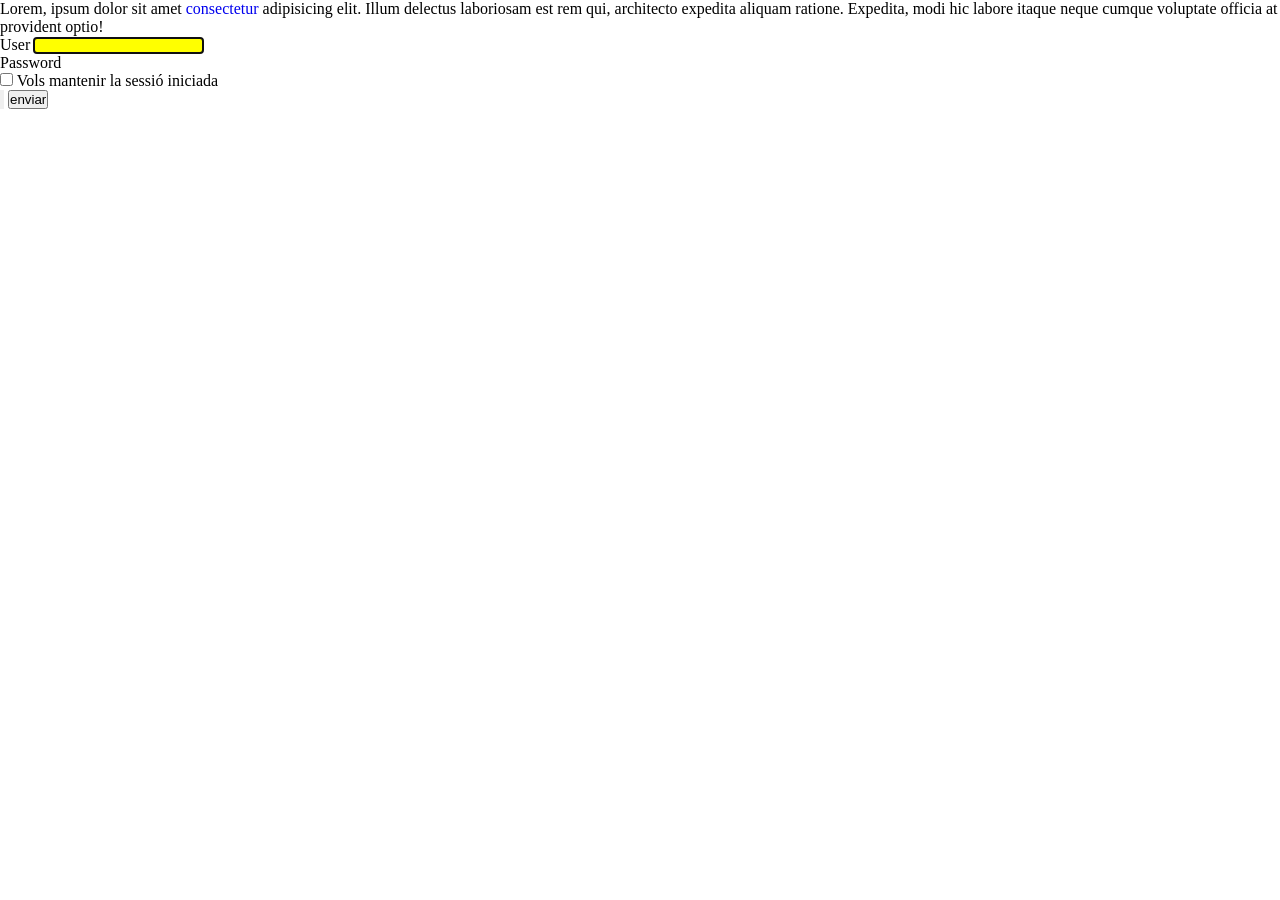
<file: CSS - PSEUDOCLASES/index.html>
<!DOCTYPE html>
<html>
<head>
    <meta charset="utf-8">
    <meta http-equiv="X-UA-Compatible" content="IE=edge">
    <title>Plantilla</title>
    <meta name="Óscar Sánchez Puerto" content="Web">
    <meta name="description" content="plantilla">
    <meta name="viewport" content="width=device-width, initial-scale=1">
    <link rel="icon" type="image/x-icon" href="#">
    <link rel="stylesheet" type="text/css" href="./estil.css">
</head>
<body>
    <p>Lorem, ipsum dolor sit amet <a href="/Horari_SMX1/index.html">consectetur</a> 
        adipisicing elit. Illum delectus laboriosam est rem qui, 
        architecto expedita aliquam ratione. Expedita, modi hic labore
        itaque neque cumque voluptate officia at provident optio!
    </p>
    <form action="#" method="post">
        <p>
            <label for="usr">User</label>
            <input type="text" id="usr" name="usuari" required autofocus>
        </p>
        <p>
            <label for="usr">Password</label>
            <input type="password" id="psw" name="contraseña" required autofocus>
        </p>
        <p>
            <label for="session">
                <input type="checkbox" id="chck" name="check" >
                Vols mantenir la sessió iniciada</label>
        </p>
        <input type="button">
        <button type="submit">enviar</button>
    </form>
</body>
</html>
</file>
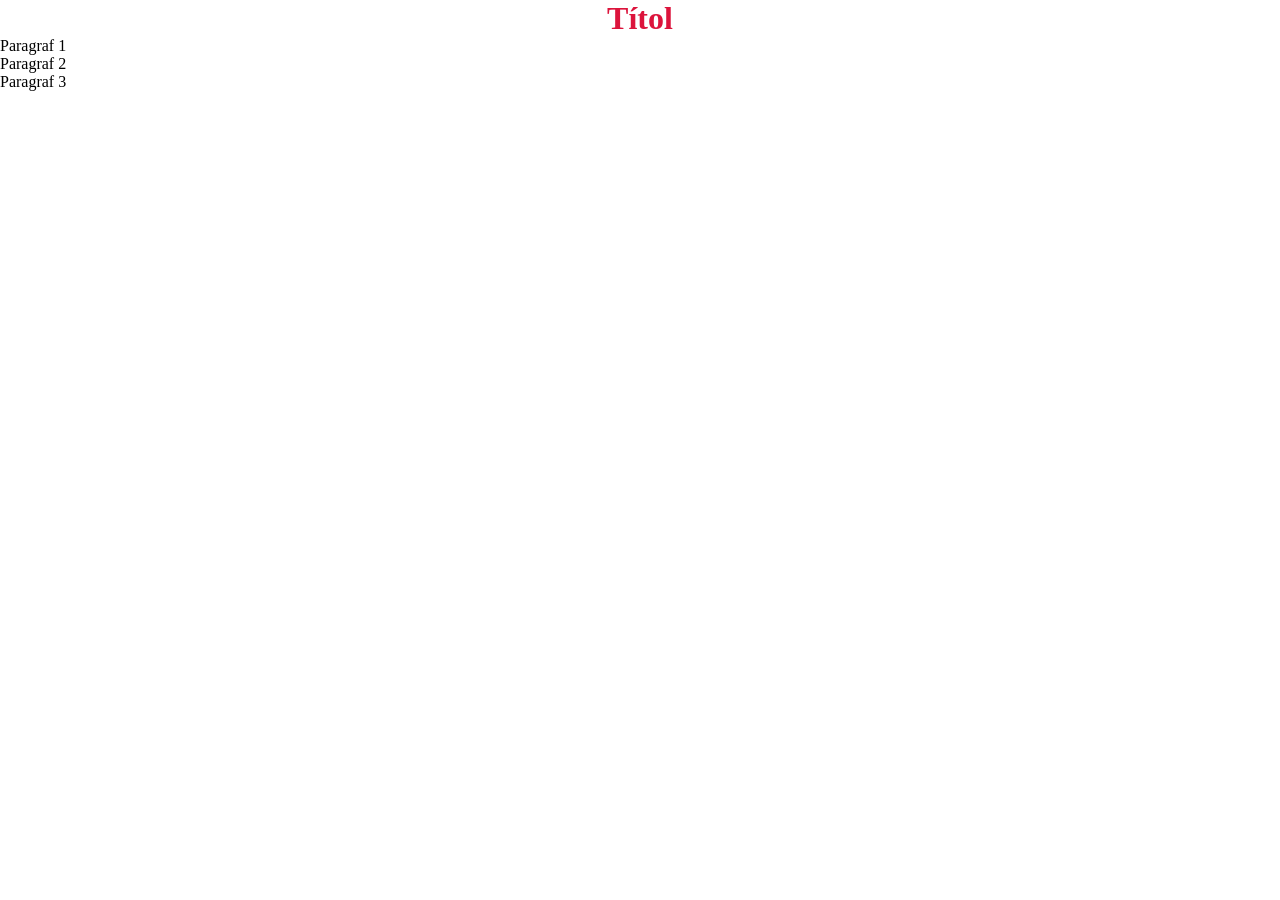
<file: CSS/index.html>
<!DOCTYPE html>
<html>
<head>
    <meta charset="utf-8">
    <meta http-equiv="X-UA-Compatible" content="IE=edge">
    <title>Plantilla</title>
    <meta name="Óscar Sánchez Puerto" content="Web">
    <meta name="description" content="plantilla">
    <meta name="viewport" content="width=device-width, initial-scale=1">
    <link rel="icon" type="image/x-icon" href="#">
    <link rel="stylesheet" type="text/css" href="./estil.css">
</head>
<body>
    <header>
        <h1 id="text-titol">Títol</h1>
        <p>Paragraf 1</p>
        <p>Paragraf 2</p>
        <p>Paragraf 3</p>
    </header>
</body>
</html>
</file>
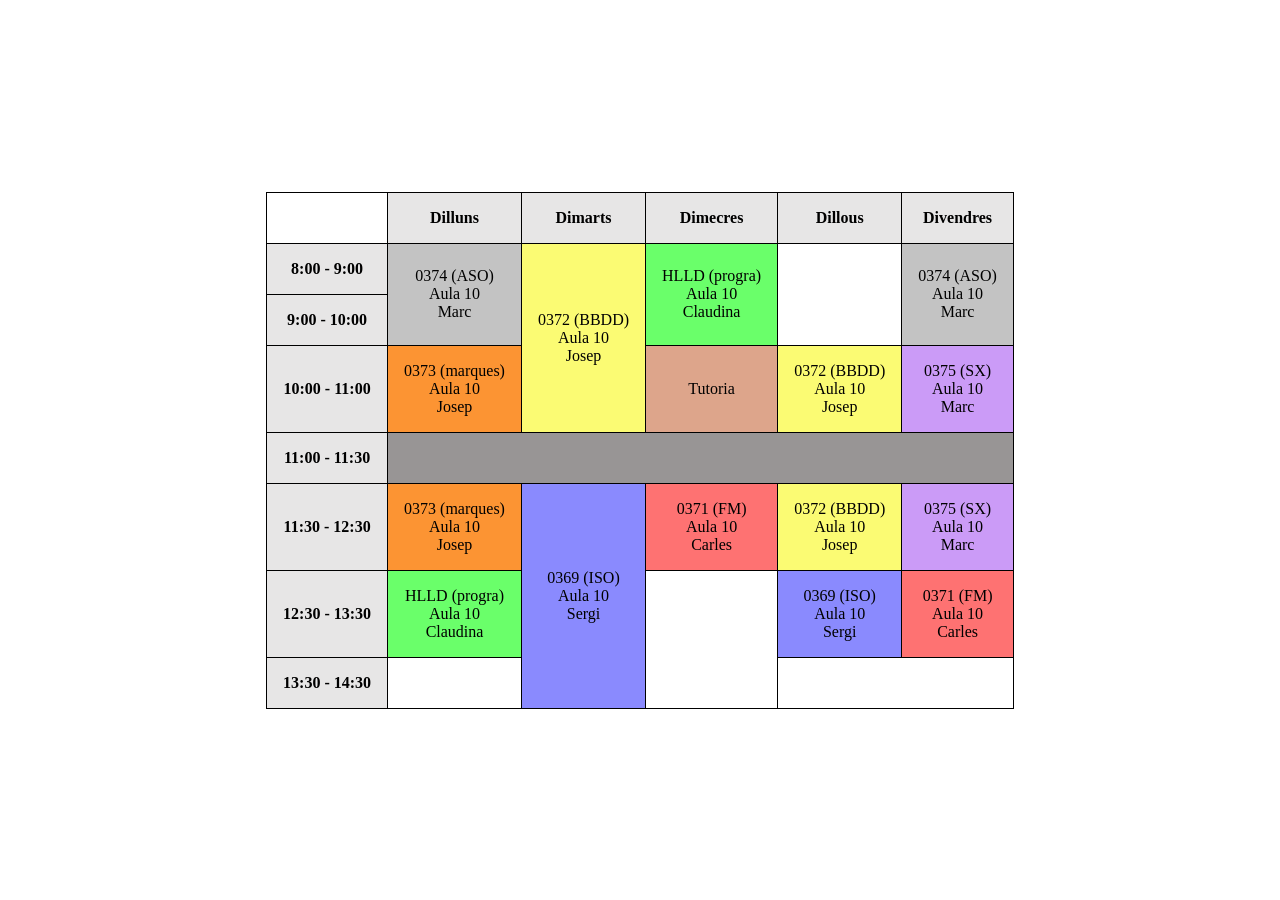
<file: Horari_SMX1/index.html>
<!DOCTYPE html>
<html>

<head>
    <meta charset="utf-8">
    <meta http-equiv="X-UA-Compatible" content="IE=edge">
    <title>Plantilla</title>
    <meta name="Óscar Sánchez Puerto" content="Web">
    <meta name="description" content="plantilla">
    <meta name="viewport" content="width=device-width, initial-scale=1">
    <link rel="icon" type="image/x-icon" href="#">
    <link rel="stylesheet" type="text/css" href="./css/style.css">
</head>

<body>
    <main class="main">
        <table class="table">
            <thead>
                <th></th>
                <th class="hora">Dilluns</th>
                <th class="hora">Dimarts</th>
                <th class="hora">Dimecres</th>
                <th class="hora">Dillous</th>
                <th class="hora">Divendres</th>
            </thead>
            <tr>
                <td class="hora">8:00 - 9:00</td>
                <td rowspan="2" class="aso">0374 (ASO) <br> Aula 10 <br> Marc</td>
                <td rowspan="3" class="bbdd">0372 (BBDD) <br>Aula 10 <br>Josep</td>
                <td rowspan="2" class="hlld">HLLD (progra) <br>Aula 10 <br>Claudina</td>
                <td rowspan="2" class="buit"></td>
                <td rowspan="2" class="aso">0374 (ASO) <br>Aula 10 <br>Marc</td>
            </tr>
            <tr>
                <td class="hora">9:00 - 10:00</td>
                
            </tr>
            <tr>
                <td class="hora">10:00 - 11:00</td>
                <td class="marques">0373 (marques) <br>Aula 10 <br>Josep</td>
                <td class="tutoria">Tutoria</td>
                <td class="bbdd">0372 (BBDD) <br>Aula 10 <br>Josep</td>
                <td class="sx">0375 (SX) <br>Aula 10 <br>Marc</td>

            </tr>
            <tr>
                <td class="hora">11:00 - 11:30</td>
                <td colspan="5" class="pati"></td>
            </tr>
            <tr>
                <td class="hora">11:30 - 12:30</td>
                <td class="marques">0373 (marques) <br>Aula 10 <br>Josep</td>
                <td rowspan="3" class="iso">0369 (ISO) <br>Aula 10 <br>Sergi</td>
                <td class="fm">0371 (FM) <br>Aula 10 <br>Carles</td>
                <td class="bbdd">0372 (BBDD) <br>Aula 10 <br>Josep</td>
                <td class="sx">0375 (SX) <br>Aula 10 <br>Marc</td>
            </tr>
            <tr>
                <td class="hora">12:30 - 13:30</td>
                <td class="hlld">HLLD (progra) <br>Aula 10 <br>Claudina</td>
                <td rowspan="2" class="buit"></td>
                <td class="iso">0369 (ISO) <br>Aula 10 <br>Sergi</td>
                <td class="fm">0371 (FM) <br>Aula 10 <br>Carles</td>
                
            </tr>
            <tr>
                <td class="hora">13:30 - 14:30</td>
                <td class="buit"></td>
                <td colspan="2" class="buit"></td>
            </tr>
        </table>
    </main>
    <!-- <div class="aside-1">Aside 1</div> -->
<!-- 
    <div class="footer">
    </div> -->
</body>

</html>
</file>
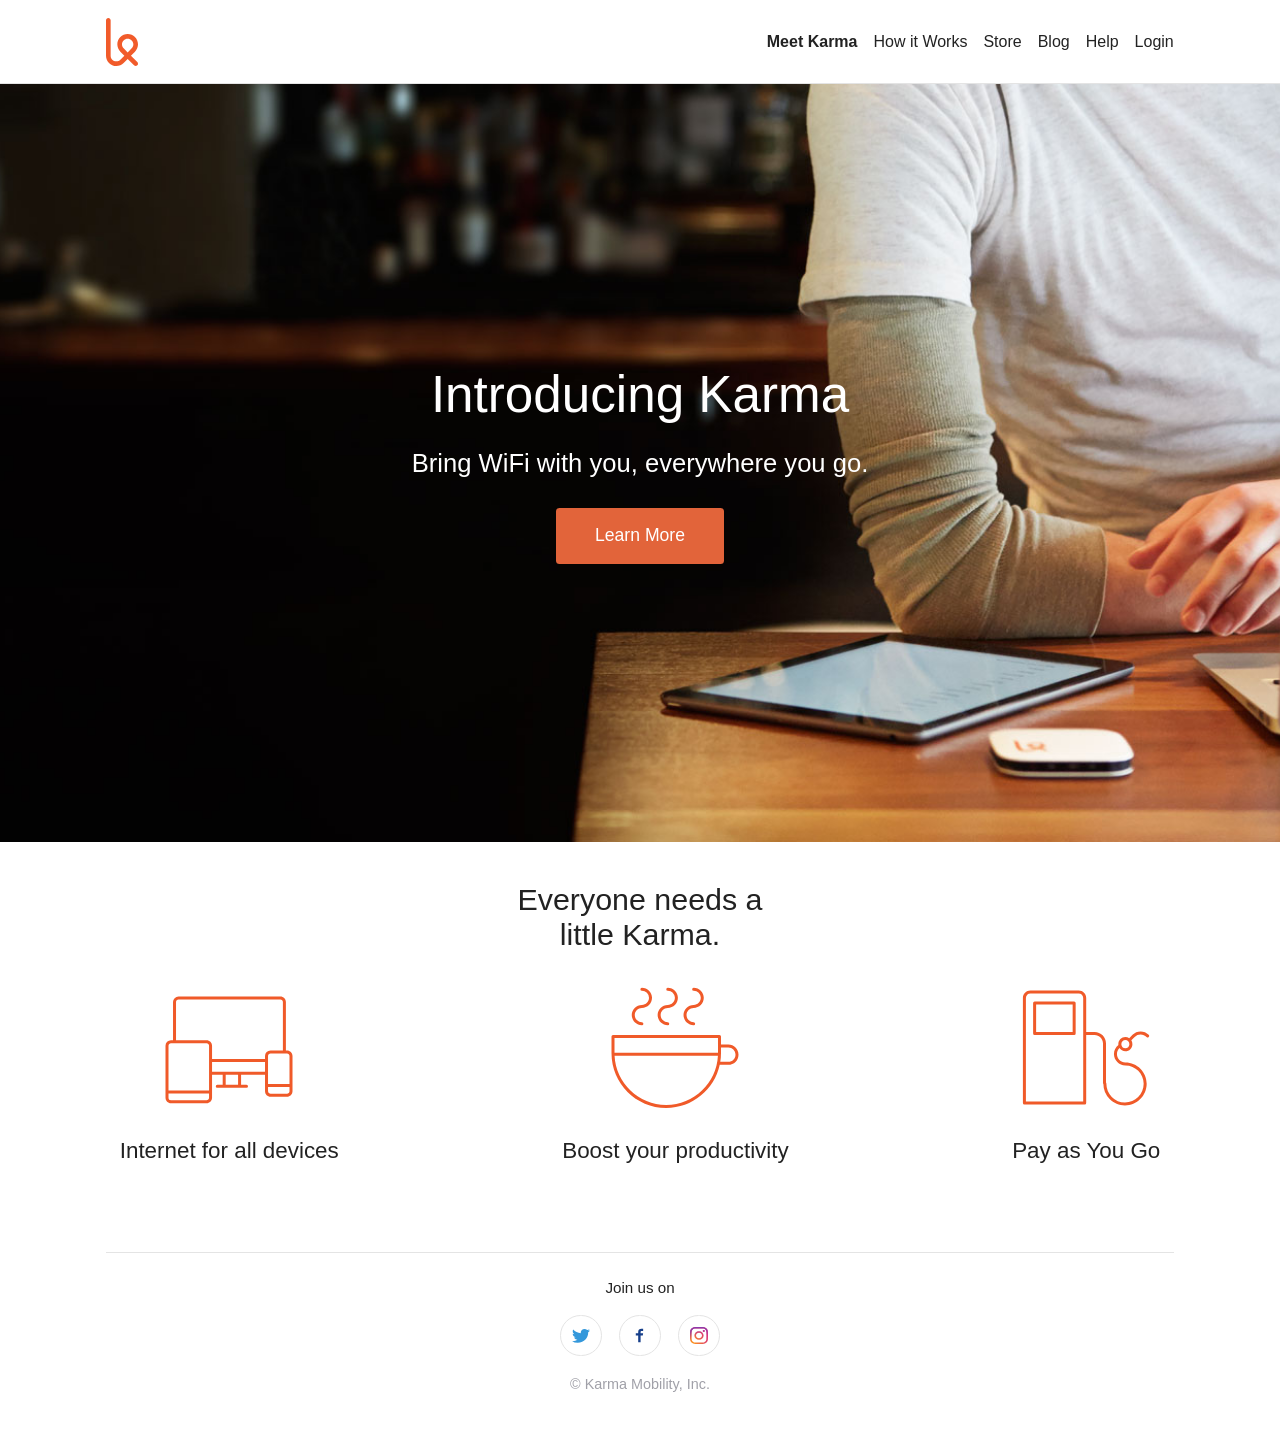
<file: KarmaResponsive/index.html>
<!DOCTYPE html>
<html lang="en">

<head>
    <meta charset="utf-8">
    <meta http-equiv="X-UA-Compatible" content="IE=edge">
    <title>Karma</title>
    <meta name="author" content="Óscar Sánchez Puerto">
    <meta name="description" content="Karma">
    <meta name="viewport" content="width=device-width, initial-scale=1">
    <link rel="icon" type="image/x-icon" href="img/favicon.ico">
    <link rel="stylesheet" type="text/css" href="./css/style.css">
</head>

<body class="layout">
    <header class="header">
        <div class="img-header">
            <a href="#"><img src="img/karma-logo.svg" alt="Karma"></a>
        </div>
        <nav>
            <div class="nav-line">
                <ul class="menu-big">
                    <li><a href="#">Meet Karma</a></li>
                    <li><a href="#">How it Works</a></li>
                    <li><a href="#">Store</a></li>
                    <li><a href="#">Blog</a></li>
                    <li><a href="#">Help</a></li>
                    <li><a href="#">Login</a></li>
                </ul>
            </div>
            <div class="dropdown">
                <button class="btn" aria-label="Menu"><img src="img/menu-hamburger.svg" alt=""></button>
                <ul class="menu">
                    <li><a href="#">Meet Karma</a></li>
                    <li><a href="#">How it Works</a></li>
                    <li><a href="#">Store</a></li>
                    <li><a href="#">Blog</a></li>
                    <li><a href="#">Help</a></li>
                    <li><a href="#">Login</a></li>
                </ul>
            </div>
        </nav>
    </header>

    <section class="banner">
        <div class="card">
            <img src="img/first-background.jpg" alt="Person working on a laptop with a Karma device on the table">
            <div class="sobreposicio">
                <h1>Introducing Karma</h1>
                <p>Bring WiFi with you, everywhere you go.</p>
                <a href="#" class="boton_banner">Learn More</a>
            </div>
        </div>
    </section>

    <main class="main">
        <div>
            <h2>Everyone needs a little Karma.</h2>
        </div>
        <ul class="features">
            <li>
                <img src="img/icon-devices.svg" alt="">
                <p>Internet for all devices</p>
            </li>
            <li>
                <img src="img/icon-coffee.svg" alt="">
                <p>Boost your productivity</p>
            </li>
            <li>
                <img src="img/icon-refill.svg" alt="">
                <p>Pay as You Go</p>
            </li>
        </ul>
    </main>

    <footer class="footer">
        <p class="join">Join us on</p>
        <ul class="social">
            <li><a href="#"><img src="img/twitter-icon.svg" alt=""></a></li>
            <li><a href="#"><img src="img/facebook-icon.svg" alt=""></a></li>
            <li><a href="#"><img src="img/instagram-icon.svg" alt=""></a></li>
        </ul>
        <p class="copy">&copy; Karma Mobility, Inc.</p>
    </footer>
</body>

</html>
</file>
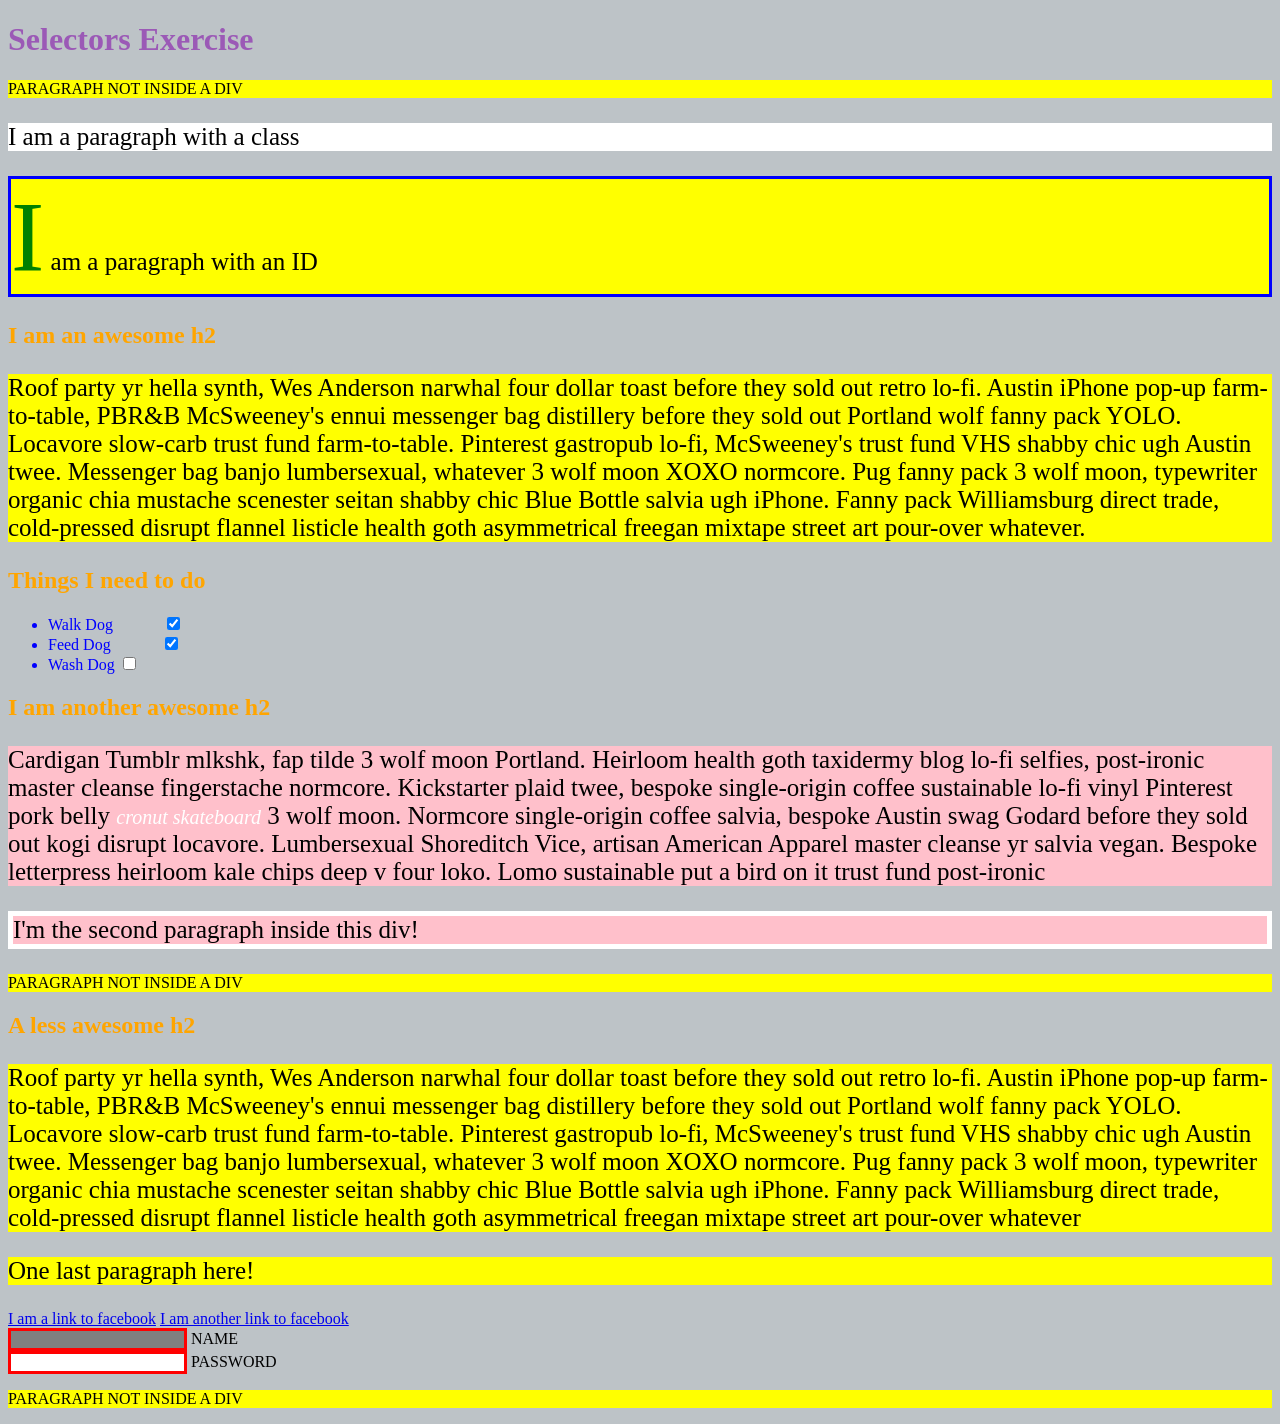
<file: CSS - PSEUDOCLASES/ejerciciorepaso.html>
<!DOCTYPE html>
<html>

<head>
    <meta charset="UTF-8">
    <title>Selectors Exercise</title>
    <link rel="stylesheet" type="text/css" href="selectors.css">
</head>

<body>
    <h1>Selectors Exercise</h1>

    <p>PARAGRAPH NOT INSIDE A DIV</p>

    <div>
        <p class="hello">I am a paragraph with a class</p>
        <p id="special">I am a paragraph with an ID</p>

        <h2>I am an awesome h2</h2>


        <p>Roof party yr hella synth, Wes Anderson narwhal four dollar toast before they sold out retro lo-fi. Austin
            iPhone pop-up farm-to-table, PBR&B McSweeney's ennui messenger bag distillery before they sold out Portland
            wolf fanny pack YOLO. Locavore slow-carb trust fund farm-to-table. Pinterest gastropub lo-fi, McSweeney's
            trust fund VHS shabby chic ugh Austin twee. Messenger bag banjo lumbersexual, whatever 3 wolf moon XOXO
            normcore. Pug fanny pack 3 wolf moon, typewriter organic chia mustache scenester seitan shabby chic Blue
            Bottle salvia ugh iPhone. Fanny pack Williamsburg direct trade, cold-pressed disrupt flannel listicle health
            goth asymmetrical freegan mixtape street art pour-over whatever.</p>

    </div>

    <div>
        <h2>Things I need to do</h2>

        <ul>
            <li>Walk Dog <input type="checkbox" checked> </li>
            <li>Feed Dog <input type="checkbox" checked> </li>
            <li>Wash Dog <input type="checkbox"></li>
        </ul>
    </div>

    <div>
        <h2>I am another awesome h2</h2>

        <p>Cardigan Tumblr mlkshk, fap tilde 3 wolf moon Portland. Heirloom health goth taxidermy blog lo-fi selfies,
            post-ironic master cleanse fingerstache normcore. Kickstarter plaid twee, bespoke single-origin coffee
            sustainable lo-fi vinyl Pinterest pork belly <em>cronut skateboard</em> 3 wolf moon. Normcore single-origin
            coffee salvia, bespoke Austin swag Godard before they sold out kogi disrupt locavore. Lumbersexual
            Shoreditch Vice, artisan American Apparel master cleanse yr salvia vegan. Bespoke letterpress heirloom kale
            chips deep v four loko. Lomo sustainable put a bird on it trust fund post-ironic</p>

        <p>I'm the second paragraph inside this div!</p>
    </div>

    <p>PARAGRAPH NOT INSIDE A DIV</p>


    <div>
        <h2>A less awesome h2</h2>

        <p>Roof party yr hella synth, Wes Anderson narwhal four dollar toast before they sold out retro lo-fi. Austin
            iPhone pop-up farm-to-table, PBR&B McSweeney's ennui messenger bag distillery before they sold out Portland
            wolf fanny pack YOLO. Locavore slow-carb trust fund farm-to-table. Pinterest gastropub lo-fi, McSweeney's
            trust fund VHS shabby chic ugh Austin twee. Messenger bag banjo lumbersexual, whatever 3 wolf moon XOXO
            normcore. Pug fanny pack 3 wolf moon, typewriter organic chia mustache scenester seitan shabby chic Blue
            Bottle salvia ugh iPhone. Fanny pack Williamsburg direct trade, cold-pressed disrupt flannel listicle health
            goth asymmetrical freegan mixtape street art pour-over whatever</p>

        <p>One last paragraph here!</p>

        <a href="https://www.facebook.com">I am a link to facebook</a>
        <a href="https://www.facebook.com">I am another link to facebook</a>
        <br>

        <input type="text" name="name" /><label> Name</label><br />
        <input type="password" name="password" /><label> Password</label><br />

    </div>

    <p>PARAGRAPH NOT INSIDE A DIV</p>

</body>

</html>
</file>
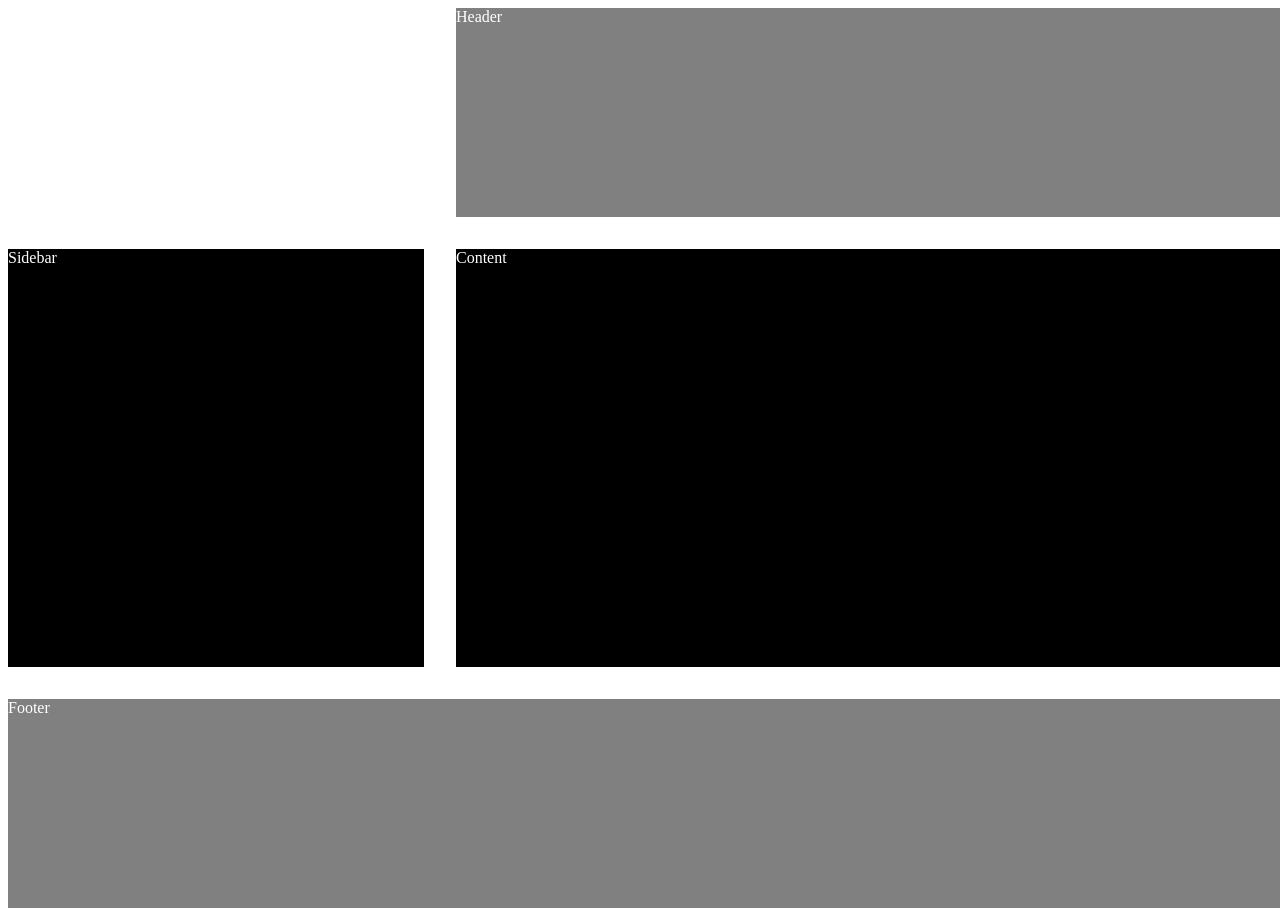
<file: CSS - GRID/Exercici 1/index-ex1.html>
<!DOCTYPE html>
<html>
<head>
    <title>GRID</title>
    <link rel="stylesheet" type="text/css" href="estil-ex1.css">
</head>
<body>
    <div class="grid-container">
        <div class="header">Header</div>
        <div class="sidebar">Sidebar</div>
        <div class="content">Content</div>
        <div class="footer">Footer</div>
    </div>
</body>
</html>
</file>
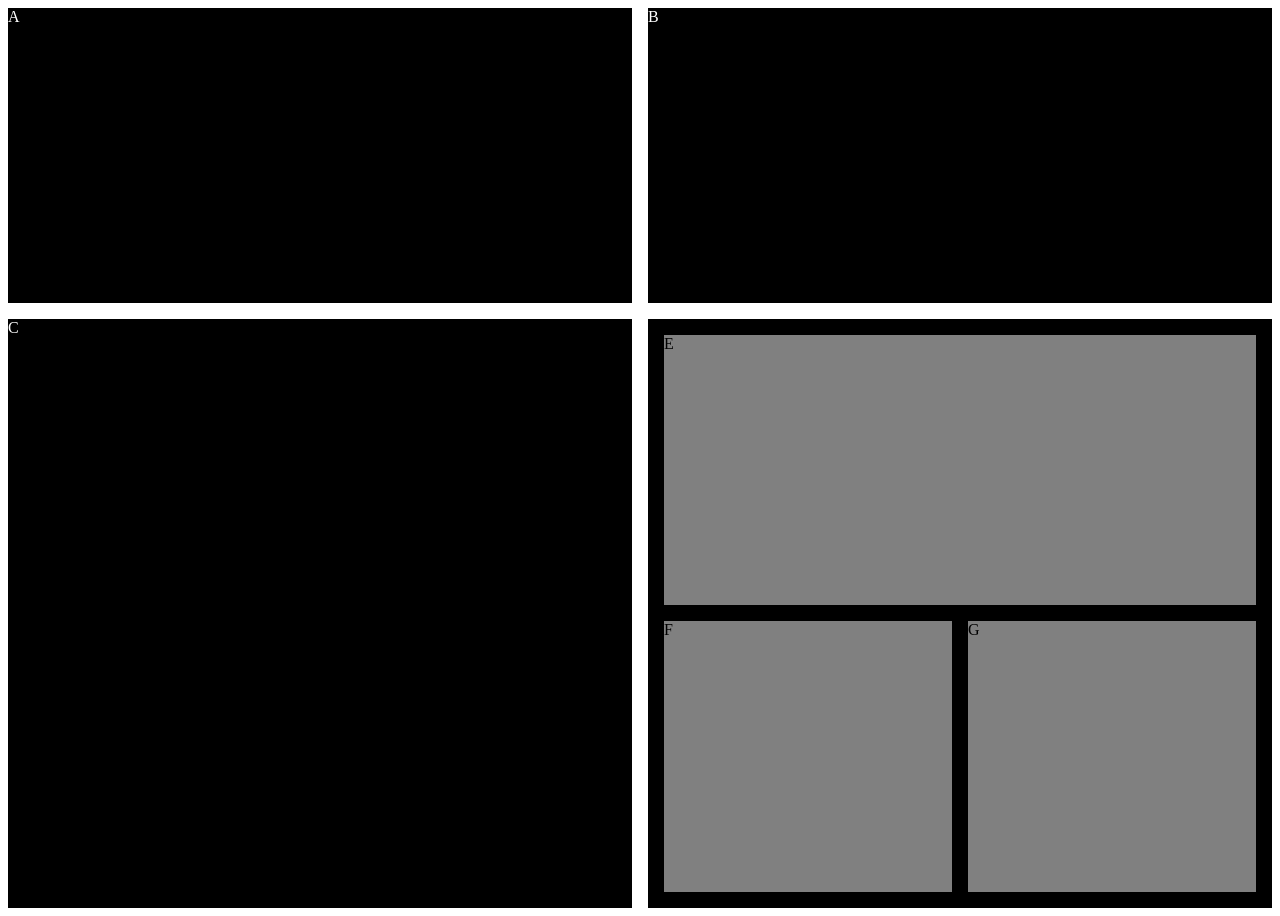
<file: CSS - GRID/Exercici 2/index-ex2.html>
<!DOCTYPE html>
<html>
<head>
    <title>GRID</title>
    <link rel="stylesheet" type="text/css" href="estil-ex2.css">
</head>
<body>
    <div class="grid-container">
        <div class="A">A</div>
        <div class="B">B</div>
        <div class="C">C</div>
        <div class="grid-inside">
            <div class="E">E</div>
            <div class="F">F</div>
            <div class="G">G</div>
        </div>
    </div>
</body>
</html>
</file>
<file: CSS - PSEUDOCLASES/estil.css>
* {
    margin: 0;
    padding: 0;

    text-decoration: none;
    list-style: none;
}

a:visited {
    color: crimson;
}

p:hover {
    color: green;
}

input:focus {
    background-color: yellow;
}

input:required {
    border: 3px aquamarine;
}
</file>
<file: CSS/estil.css>
* {
    margin: 0;
    padding: 0;

    text-decoration: none;
    list-style: none;
}

h1 {
    text-align: center;
}

.text-normal {
    color: darkblue;
    font-family: Arial, Helvetica, sans-serif;
}

#text-titol {
    color: crimson;
}

.text-paragraf {
    color: green;
}

main .text-paragraf {
    background-color: aquamarine;
}
</file>
<file: Horari_SMX1/css/style.css>
* {
    margin: 0;
    padding: 0;
    list-style: none;
}

a {
    text-decoration: none;
    color: black;
}

body {
    height: 100vh;
    width: 100vw;
}

/* .layout {
    display: grid;
    grid-template-columns: 1fr;
    grid-template-rows: 1fr 1fr 1fr 1fr 1fr;
}

.header {
    grid-column: 1 / -1;
    grid-row: 1;
}

.nav {
    grid-column: 1 / -1;
    grid-row: 2;
}

.banner {
    grid-column: 1 / -1;
    grid-row: 3;
}

.main {
    grid-column: 1 / -1;
    grid-row: 4;

    display: grid;
}

.content-grid {
    display: grid;
    grid-template-columns: 1fr 1fr;
} */

/* .article-1,
.article-2 {

} */

/* .aside-1 {
    grid-column: 1;
    grid-row: 4;
} */

/* 
.footer {
    grid-column: 1 / -1;
    grid-row: 5;
} */


/* FLEX */

/* COLORES HORARIO */
.main {
    display: flex;
    height: 100%;
    justify-content: center;
    align-items: center;
}

table {
    height: 50%;
}

table, th, td  {
    border: solid 1px black;
    border-collapse: collapse;
    text-align: center;
}

th, td {
    padding: 1em;
}

.aso {
    background-color: rgb(195, 195, 195);
}

.hlld {
    background-color: rgb(106, 255, 106);
}

.marques {
    background-color: rgb(252, 148, 51);
}

.bbdd {
    background-color: rgb(251, 251, 115);
}

.iso {
    background-color: rgb(138, 138, 254);
}

.fm {
    background-color: rgb(254, 114, 114);
}

.tutoria {
    background-color: rgb(221, 165, 139);
}

.sx {
    background-color: rgb(203, 155, 247);
}

.pati {
    background-color: rgb(152, 149, 149);
}

.buit {
    background-color: rgb(255, 255, 255);
}

.hora {
    background-color: rgb(231, 230, 230);
    font-weight: bold;
}

.flex {
    display: flex;
}

.rows {
    flex-direction: row;
}

.col {
    flex-direction: column;
}

.flex1 {
    flex: 1;
}

.flex2 {
    flex: 2;
}


.flex3 {
    flex: 3;
}

.flexJustify {
    justify-content: space-around;
    align-items: center;
}

.flexSpcBtw {
    justify-content: space-between;
}

.flexCenter {
    justify-content: center;
    align-items: center;
}

.wrap {
    flex-wrap: wrap;
}


/* .box100 {
    height: 100%;
}

.box50 {
    height: 50%;
} */


/* flex small */
@media (min-width: 576px) {}

/* fles medium */
@media (min-width: 768px) {}

/* Columnes large */
@media (min-width: 992px) {}
</file>
<file: KarmaResponsive/css/style.css>
/* ---------- BASE ---------- */
* {
    margin: 0;
    padding: 0;
    box-sizing: border-box;
    list-style: none;
    font-family: 'Roboto', 'Century Gothic', Futura, 'Segoe UI', Tahoma, Geneva, Verdana, sans-serif;
}


:root {
    --naranja: rgb(226, 100, 58);
    --gris: rgb(110, 110, 118);
    --gris-claro: rgb(228, 228, 228);
    --texto: rgb(34, 34, 34);
}

body {
    color: var(--texto);
    background: #fff;
}

a {
    text-decoration: none;
    color: inherit;
}

img {
    display: block;
}

/* ---------- LAYOUT PRINCIPAL (GRID) ---------- */
.layout {
    display: grid;
    min-height: 100vh;
    width: 100vw;
    grid-template-columns: 1fr;
    grid-template-rows: auto auto 1fr auto;
}

/* ---------- HEADER ---------- */
.header {
    grid-column: 1 / -1;
    grid-row: 1;
    position: relative;
    display: grid;
    grid-template-columns: 1fr auto;
    align-items: center;
    width: 100vw;
    padding: 1em;
    background: #fff;
    border-bottom: 0.06em solid var(--gris-claro);
}

.img-header {
    display: grid;
    justify-items: start;
    align-items: center;
}

.img-header img {
    height: 2.5em;
    width: auto;
}

/* NAV LINE (PC) */
.nav-line {
    display: none;
}


/* DROP-BOX (móvil) */
.dropdown {
    position: relative;
}

.btn {
    display: grid;
    place-items: center;
    background: none;
    border: none;
    cursor: pointer;
    padding: 0.4em 0;
}

.btn img {
    width: 1.8em;
    height: auto;
}

.header .menu {
    display: none;
    position: absolute;
    top: 100%;
    right: 0;
    min-width: 11em;
    padding: 0.5em 0;
    background: #fff;
    box-shadow: 0 0.25em 0.75em rgba(0, 0, 0, .2);
    z-index: 10;
}

.menu a {
    display: block;
    padding: 0.6em 1.2em;
    color: var(--gris);
}

.menu li:first-child a {
    font-weight: bold;
    color: var(--texto);
}

.menu a:hover {
    color: var(--naranja);
}

.dropdown:hover .menu,
.dropdown:focus-within .menu {
    display: block;
}

/* ---------- BANNER ---------- */
.banner {
    grid-column: 1 / -1;
    grid-row: 2;
    width: 100vw;
}

.card {
    position: relative;
    width: 100vw;
}

.card img {
    width: 100vw;
    aspect-ratio: 375 / 417;
    object-fit: cover;
    object-position: 70% center;
}

/* BANNER SUPERPOSICION */
.sobreposicio {
    position: absolute;
    inset: 0;
    display: grid;
    grid-auto-rows: min-content;
    justify-items: center;
    align-content: center;
    gap: 1.2em;
    padding: 0 8vw;
    text-align: center;
    color: #fff;
}

.sobreposicio h1 {
    font-size: 2.4em;
    font-weight: 300;
    line-height: 1.25;
}

.sobreposicio p {
    font-size: 1.3em;
    font-weight: 300;
    line-height: 1.4;
}

.boton_banner {
    margin-top: 0.4em;
    padding: 0.9em 1.6em;
    background-color: var(--naranja);
    color: #fff;
    border-radius: 0.2em;
}

.boton_banner:hover {
    background-color: rgb(205, 82, 40);
}

/* ---------- MAIN ---------- */
.main {
    grid-column: 1 / -1;
    grid-row: 3;
    display: flex;
    flex-direction: column;
    align-content: center;
    justify-content: center;
    gap: 2em;
    padding: 2.5em 2em;
}
.main div {
    display: flex;
    justify-content: center;
    width: 100%;
    text-align: center;
    margin: 0;
}

.main div h2 {
    font-size: 1.9em;
    font-weight: 300;
    max-width: 10em;
}

.features {
    display: flex;
    flex-direction: column;
    gap: 3em;
}

.features li {
    display: grid;
    justify-items: center;
    align-content: start;
    gap: 1.6em;
}

.features img {
    height: 6.5em;
    width: auto;
}

.features p {
    font-size: 1.15em;
    font-weight: 400;
}

/* ---------- FOOTER ---------- */
.footer {
    grid-column: 1 / -1;
    grid-row: 4;
    display: grid;
    justify-items: center;
    gap: 1.2em;
    width: 90vw;
    margin: 2em auto 0;
    padding: 1.6em 0 3em;
    text-align: center;
    border-top: 0.06em solid var(--gris-claro);
}

.join {
    font-size: 0.95em;
}

.social {
    display: flex;
    flex-direction: row;
    gap: 1.1em;
}

.social a {
    display: grid;
    place-items: center;
    width: 2.6em;
    height: 2.6em;
    border: 0.06em solid var(--gris-claro);
    border-radius: 50%;
}

.social a:hover {
    border-color: var(--naranja);
}

.social img {
    width: 1.1em;
    height: 1.1em;
}

.copy {
    font-size: 0.9em;
    color: rgb(160, 160, 168);
}

/* ---------- ESCRITORIO ---------- */
@media (min-width: 768px) {
    .header {
        padding: 1.1em 8.3vw;
        display: flex;
        justify-content: space-between;
    }

    .img-header img {
        height: 3em;
    }

    /* menú en línea */
    .nav-line {
        display:flex;
    }

    .menu-big {
        display: flex;
        flex-direction: row;
        flex-wrap: wrap;
        gap: 1em;
    }

    .menu-big li a:hover {
        color: var(--naranja);
    }

    .menu-big li:first-child a {
        font-weight: bold;
    }

    .header .dropdown {
        display: none;
    }

    .card img {
        aspect-ratio: 1440 / 853;
        object-position: center;
    }

    .sobreposicio h1 {
        font-size: 3.2em;
    }

    .sobreposicio p {
        font-size: 1.6em;
    }

    .boton_banner {
        font-size: 1.1em;
        padding: 1em 2.2em;
    }


    .main h2 {
        font-size: 2.6em;
        max-width: none;
    }

    .features {
        display: flex;
        flex-direction: row;
        align-items:center;
        justify-content: space-around;
    }

    .features img {
        height: 8em;
    }

    .features p {
        font-size: 1.4em;
    }

    .footer {
        width: 83.4vw;
        margin-top: 3em;
    }
}
</file>
<file: CSS - PSEUDOCLASES/selectors.css>
h2{
color:orange;
}

body{
  background-color:#bdc3c7;
}

h1{
  color:#9b59b6;
}

li{
  color:blue;
}

p{
  background-color:yellow;
}

input{
  border: 3px solid red;
}

.hello{
  background-color: white;
}

#special{
  border: 3px solid blue;
}

div p{
  font-size: 25px;
}

input[type="text"]{
  background-color: gray;
}

div:nth-of-type(3) p {
    background-color: pink;
}

div:nth-of-type(3) p:nth-of-type(2) {
    border: 5px solid white;
}

div:nth-of-type(3) em {
    color: white;
    font-size: 20px;
}

input[type="checkbox"]:checked {
    margin-left: 50px;
}

label {
    text-transform: uppercase;
}

#special::first-letter {
    color: green;
    font-size: 100px;
}

h1:hover {
    color: blue;
}

a:visited {
    color: gray;
}
</file>
<file: CSS - GRID/Exercici 1/estil-ex1.css>
.grid-container {
    display: grid;
    height: 100vh;
    width: 100vw;
    grid-template-columns: 1fr 2fr;
    grid-template-rows: 1fr 2fr 1fr;
    gap: 2em;
}

.header {
    grid-column: 2 / -1;
    grid-row: 1;
    background-color: grey;
    color: white;
}

.sidebar {
    grid-column: 1 / 2;
    grid-row: 2;
    background-color: black;
    color: white;
}

.content {
    grid-column: 2 / -1;
    grid-row: 2;
    background-color: black;
    color: white;
}

.footer {
    grid-column: 1 / -1;
    grid-row: 3;
    background-color: grey;
    color: white;
}
</file>
<file: CSS - GRID/Exercici 2/estil-ex2.css>
.grid-container {
    display: grid;
    height: 100vh;
    width: 100wh;
    grid-template-columns: 1fr 1fr;
    grid-template-rows: 1fr 2fr;
    gap: 1em;
}

.A {
    grid-column: 1 / 2;
    grid-row: 1;
    background-color: black;
    color: white;
}

.B {
    grid-column: 2 /-1;
    grid-row: 1;
    background-color: black;
    color: white;
}

.C {
    grid-column: 1 / 2;
    grid-row: 2;
    background-color: black;
    color: white;
}

.grid-inside {
    padding: 1em;
    display: grid;
    grid-column: 2 / -1;
    grid-row: 2;
    grid-template-columns: 1fr 1fr;
    grid-template-rows: 1fr 1fr;
    background-color: black;
    gap: 1em;
}

.E {
    grid-column: 1 / -1;
    grid-row: 1;
    background-color: grey;
    color: black;
}

.F {
    grid-column: 1 / 2;
    grid-row: 2;
    background-color: grey;
    color: black;
}

.G {
    grid-column: 2 / -1;
    grid-row: 2;
    background-color: grey;
    color: black;
}
</file>
